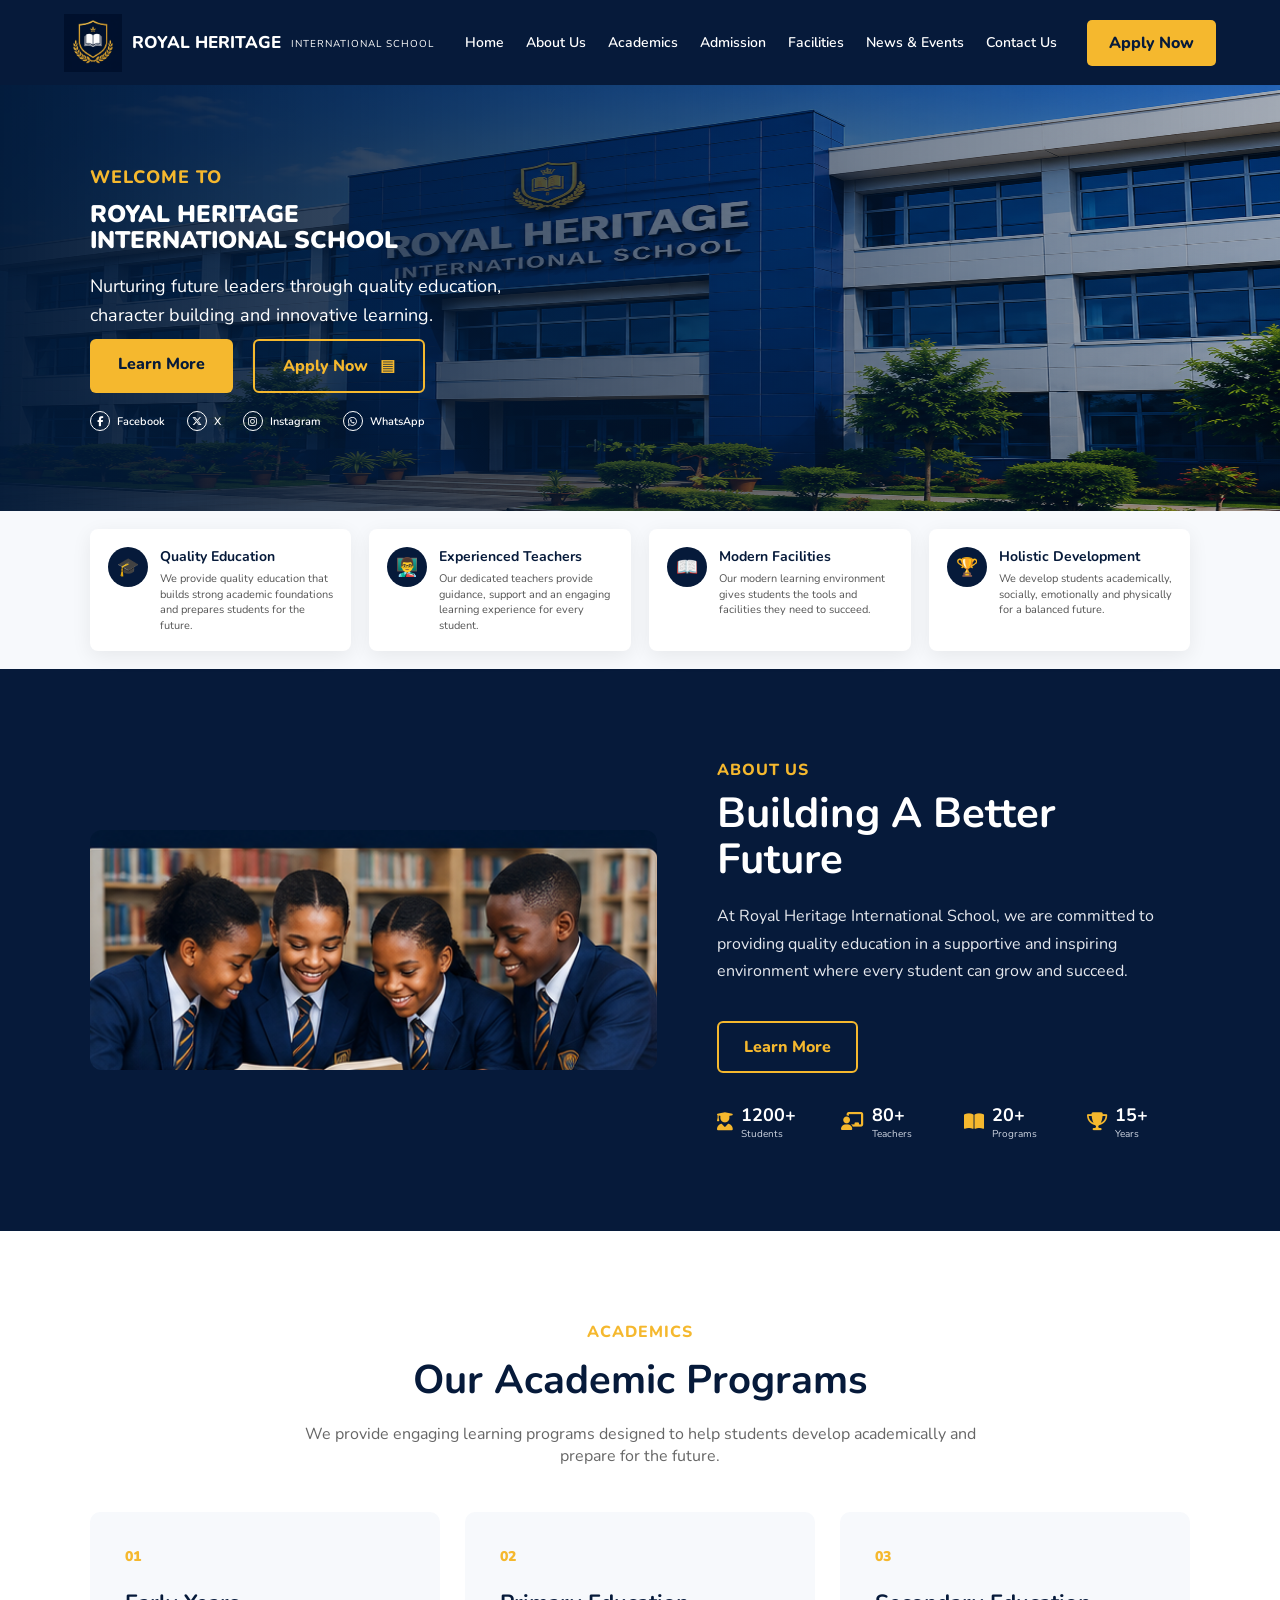
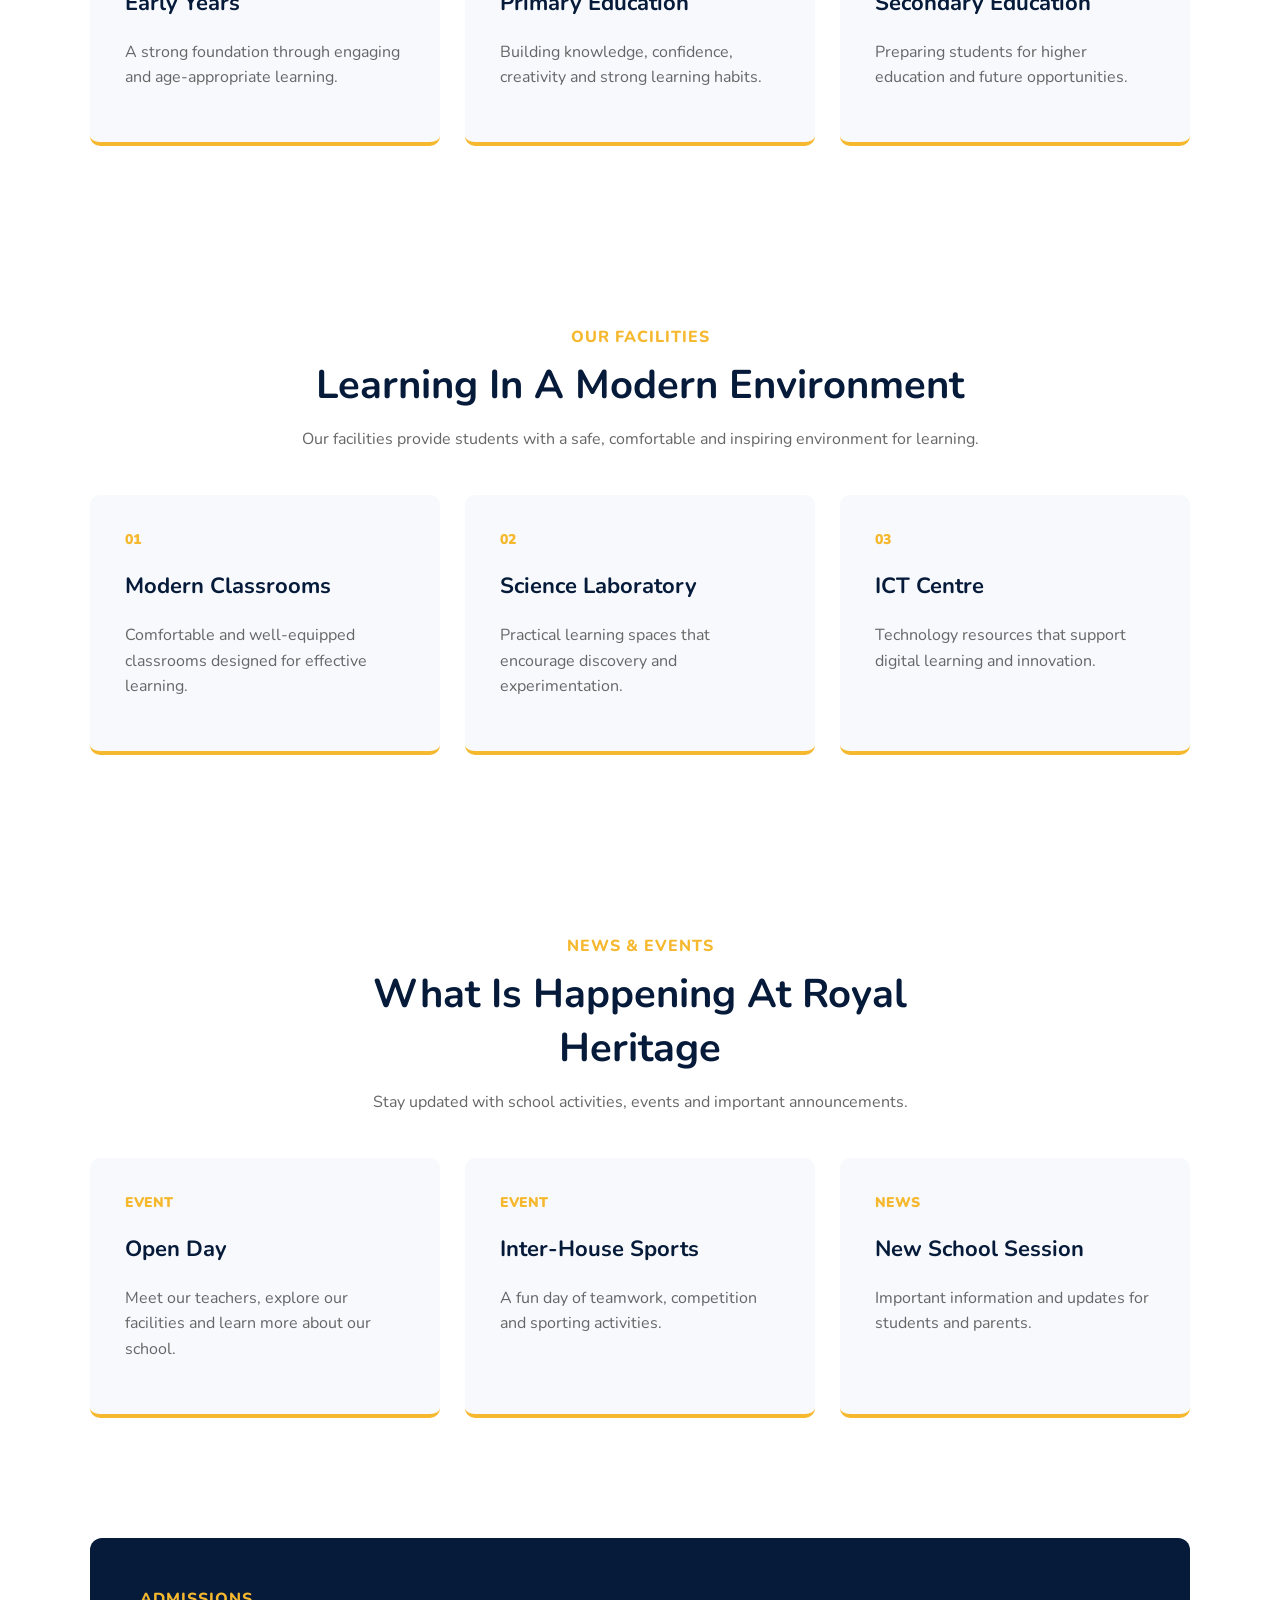
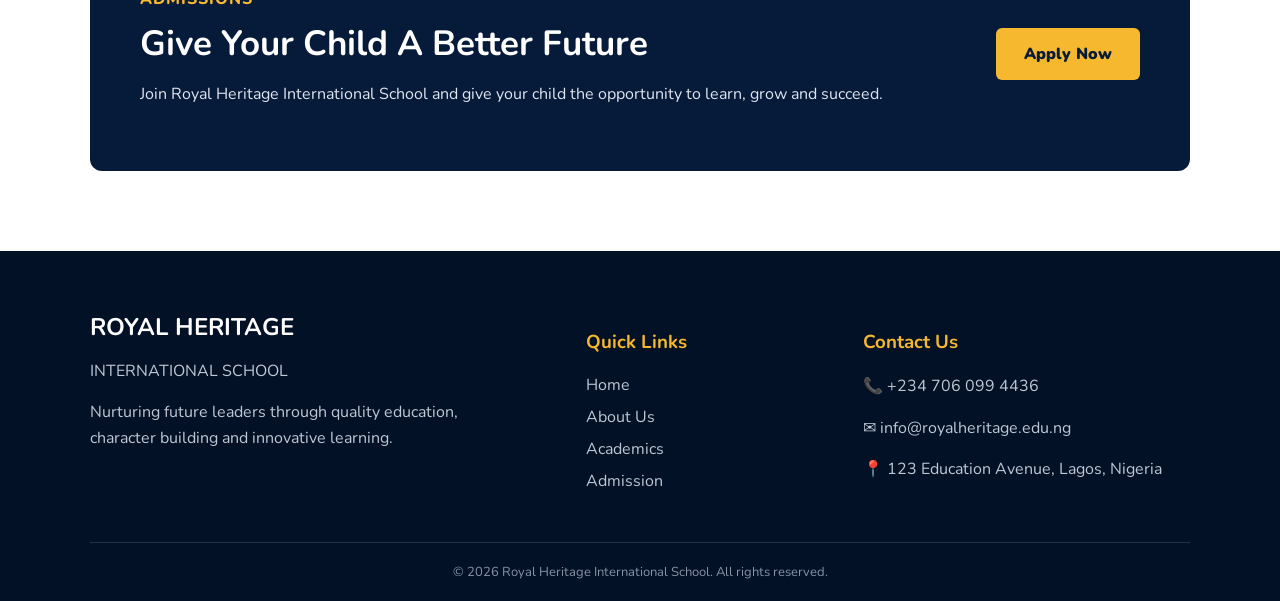
<file: index.html>
<html lang="en">
<head>
    <meta charset="UTF-8">
    <meta name="viewport" content="width=device-width, initial-scale=1.0">
    <title>Document</title>
    <link rel="stylesheet" href="./web.css">
    <link href="https://fonts.googleapis.com/css2?family=Nunito:ital,wght@0,200..1000;1,200..1000&display=swap" rel="stylesheet">
<link rel="stylesheet"
      href="https://cdnjs.cloudflare.com/ajax/libs/font-awesome/6.5.2/css/all.min.css">
</head>
<body>
    <header>
    <div class="container" id="home">
        <div class="school-name">
    <img src="./webimage1.png" alt="logo">
    <h2>ROYAL HERITAGE </h2> 
    <p>INTERNATIONAL SCHOOL</p>
        </div>
    </div>

    
    <nav>

    <a href="#home">Home</a>
    <a href="#about">About Us</a>
    <a href="#programs">Academics</a>
    <a href="#admission">Admission</a>
    <a href="#facilities">Facilities</a>
    <a href="#news">News & Events</a>
    <a href="#contact">Contact Us</a>

</nav>

<a href="./admission.html" class="apply">Apply Now</a>
    </header>
    <section class="hero">
    <div class="intro">
        <p class="welcome">WELCOME TO</p>
<h1> ROYAL HERITAGE <br> INTERNATIONAL SCHOOL</h1>
<p>Nurturing future leaders through quality education, <br> character building and innovative learning.</p>
</div>
<div class="intro-buttons">
    <a href="#about" class="learn-more">Learn More</a>
    <a href="./admission.html" class="intro-apply">Apply Now <span>▤</span></a>
</div>
  <!-- SOCIAL MEDIA -->
<div class="social-links">

    <a href="#" aria-label="Facebook">
        <i class="fa-brands fa-facebook-f"></i>
        Facebook
    </a>

    <a href="#" aria-label="X">
        <i class="fa-brands fa-x-twitter"></i>
        X
    </a>

    <a href="#" aria-label="Instagram">
        <i class="fa-brands fa-instagram"></i>
        Instagram
    </a>

    <a href="#" aria-label="WhatsApp">
        <i class="fa-brands fa-whatsapp"></i>
        WhatsApp
    </a>

</div>
    </section>

<!-- FEATURES -->
<section class="features">

    <div class="feature-card">

        <div class="feature-icon">🎓</div>

        <div>
            <h3>Quality Education</h3>

            <p>
                We provide quality education that builds strong
                academic foundations and prepares students for the future.
            </p>
        </div>

    </div>


    <div class="feature-card">

        <div class="feature-icon">👨‍🏫</div>

        <div>
            <h3>Experienced Teachers</h3>

            <p>
                Our dedicated teachers provide guidance, support and
                an engaging learning experience for every student.
            </p>
        </div>

    </div>


    <div class="feature-card">

        <div class="feature-icon">📖</div>

        <div>
            <h3>Modern Facilities</h3>

            <p>
                Our modern learning environment gives students
                the tools and facilities they need to succeed.
            </p>
        </div>

    </div>


    <div class="feature-card">

        <div class="feature-icon">🏆</div>

        <div>
            <h3>Holistic Development</h3>

            <p>
                We develop students academically, socially,
                emotionally and physically for a balanced future.
            </p>
        </div>

    </div>
    </section>
<!-- ABOUT -->
<section class="about" id="about">

    <div class="about-image">
        <img src="./webimage3.png" alt="Royal Heritage students">
    </div>

    <div class="about-content">

        <p class="section-label">ABOUT US</p>

        <h2>Building A Better Future</h2>

        <p>
            At Royal Heritage International School, we are committed to
            providing quality education in a supportive and inspiring
            environment where every student can grow and succeed.
        </p>

        <a href="#" class="about-button">Learn More</a>

        <div class="about-stats">

            <div class="stat">
                <i class="fa-solid fa-user-graduate"></i>
                <div>
                    <strong>1200+</strong>
                    <span>Students</span>
                </div>
            </div>

            <div class="stat">
                <i class="fa-solid fa-chalkboard-user"></i>
                <div>
                    <strong>80+</strong>
                    <span>Teachers</span>
                </div>
            </div>

            <div class="stat">
                <i class="fa-solid fa-book-open"></i>
                <div>
                    <strong>20+</strong>
                    <span>Programs</span>
                </div>
            </div>

            <div class="stat">
                <i class="fa-solid fa-trophy"></i>
                <div>
                    <strong>15+</strong>
                    <span>Years</span>
                </div>
            </div>

        </div>

    </div>

</section>
<!-- =========================
     ACADEMICS / PROGRAMS
========================= -->

<section class="programs" id="programs">


    <div class="section-heading">

        <p class="section-label">
            ACADEMICS
        </p>


        <h2>
            Our Academic Programs
        </h2>


        <p>
            We provide engaging learning programs designed to help
            students develop academically and prepare for the future.
        </p>

    </div>



    <div class="program-grid">


        <div class="program-card">

            <span>
                01
            </span>

            <h3>
                Early Years
            </h3>

            <p>
                A strong foundation through engaging and
                age-appropriate learning.
            </p>

        </div>



        <div class="program-card">

            <span>
                02
            </span>

            <h3>
                Primary Education
            </h3>

            <p>
                Building knowledge, confidence, creativity
                and strong learning habits.
            </p>

        </div>



        <div class="program-card">

            <span>
                03
            </span>

            <h3>
                Secondary Education
            </h3>

            <p>
                Preparing students for higher education
                and future opportunities.
            </p>

        </div>


    </div>


</section>



<!-- =========================
     FACILITIES
========================= -->

<section class="programs" id="facilities">


    <div class="section-heading">

        <p class="section-label">
            OUR FACILITIES
        </p>


        <h2>
            Learning In A Modern Environment
        </h2>


        <p>
            Our facilities provide students with a safe,
            comfortable and inspiring environment for learning.
        </p>

    </div>



    <div class="program-grid">


        <div class="program-card">

            <span>
                01
            </span>

            <h3>
                Modern Classrooms
            </h3>

            <p>
                Comfortable and well-equipped classrooms
                designed for effective learning.
            </p>

        </div>



        <div class="program-card">

            <span>
                02
            </span>

            <h3>
                Science Laboratory
            </h3>

            <p>
                Practical learning spaces that encourage
                discovery and experimentation.
            </p>

        </div>



        <div class="program-card">

            <span>
                03
            </span>

            <h3>
                ICT Centre
            </h3>

            <p>
                Technology resources that support digital
                learning and innovation.
            </p>

        </div>


    </div>


</section>



<!-- =========================
     NEWS & EVENTS
========================= -->

<section class="programs" id="news">


    <div class="section-heading">

        <p class="section-label">
            NEWS & EVENTS
        </p>


        <h2>
            What Is Happening At Royal Heritage
        </h2>


        <p>
            Stay updated with school activities, events
            and important announcements.
        </p>

    </div>



    <div class="program-grid">


        <div class="program-card">

            <span>
                EVENT
            </span>

            <h3>
                Open Day
            </h3>

            <p>
                Meet our teachers, explore our facilities
                and learn more about our school.
            </p>

        </div>



        <div class="program-card">

            <span>
                EVENT
            </span>

            <h3>
                Inter-House Sports
            </h3>

            <p>
                A fun day of teamwork, competition
                and sporting activities.
            </p>

        </div>



        <div class="program-card">

            <span>
                NEWS
            </span>

            <h3>
                New School Session
            </h3>

            <p>
                Important information and updates
                for students and parents.
            </p>

        </div>


    </div>


</section>



<!-- =========================
     ADMISSION
========================= -->

<section class="admission" id="admission">


    <div>

        <p class="section-label">
            ADMISSIONS
        </p>


        <h2>
            Give Your Child A Better Future
        </h2>


        <p>
            Join Royal Heritage International School and give your
            child the opportunity to learn, grow and succeed.
        </p>

    </div>


    <a href="./admission.html">
        Apply Now
    </a>


</section>

<!-- FOOTER -->
<footer id="contact">

    <div class="footer-content">

        <div>
            <h2>ROYAL HERITAGE</h2>

            <p>
                INTERNATIONAL SCHOOL
            </p>

            <p>
                Nurturing future leaders through quality education,
                character building and innovative learning.
            </p>
        </div>

        <div>
            <h3>Quick Links</h3>

            <a href="#home">Home</a>
            <a href="#about">About Us</a>
            <a href="#programs">Academics</a>
            <a href="#admission">Admission</a>
        </div>

        <div>
            <h3>Contact Us</h3>

            <p>📞 +234 706 099 4436</p>
            <p>✉ info@royalheritage.edu.ng</p>
            <p>📍 123 Education Avenue, Lagos, Nigeria  </p>
        </div>

    </div>

    <div class="copyright">
        <p>
            © 2026 Royal Heritage International School. All rights reserved.
        </p>
    </div>

</footer>
</body>
</html>
</file>
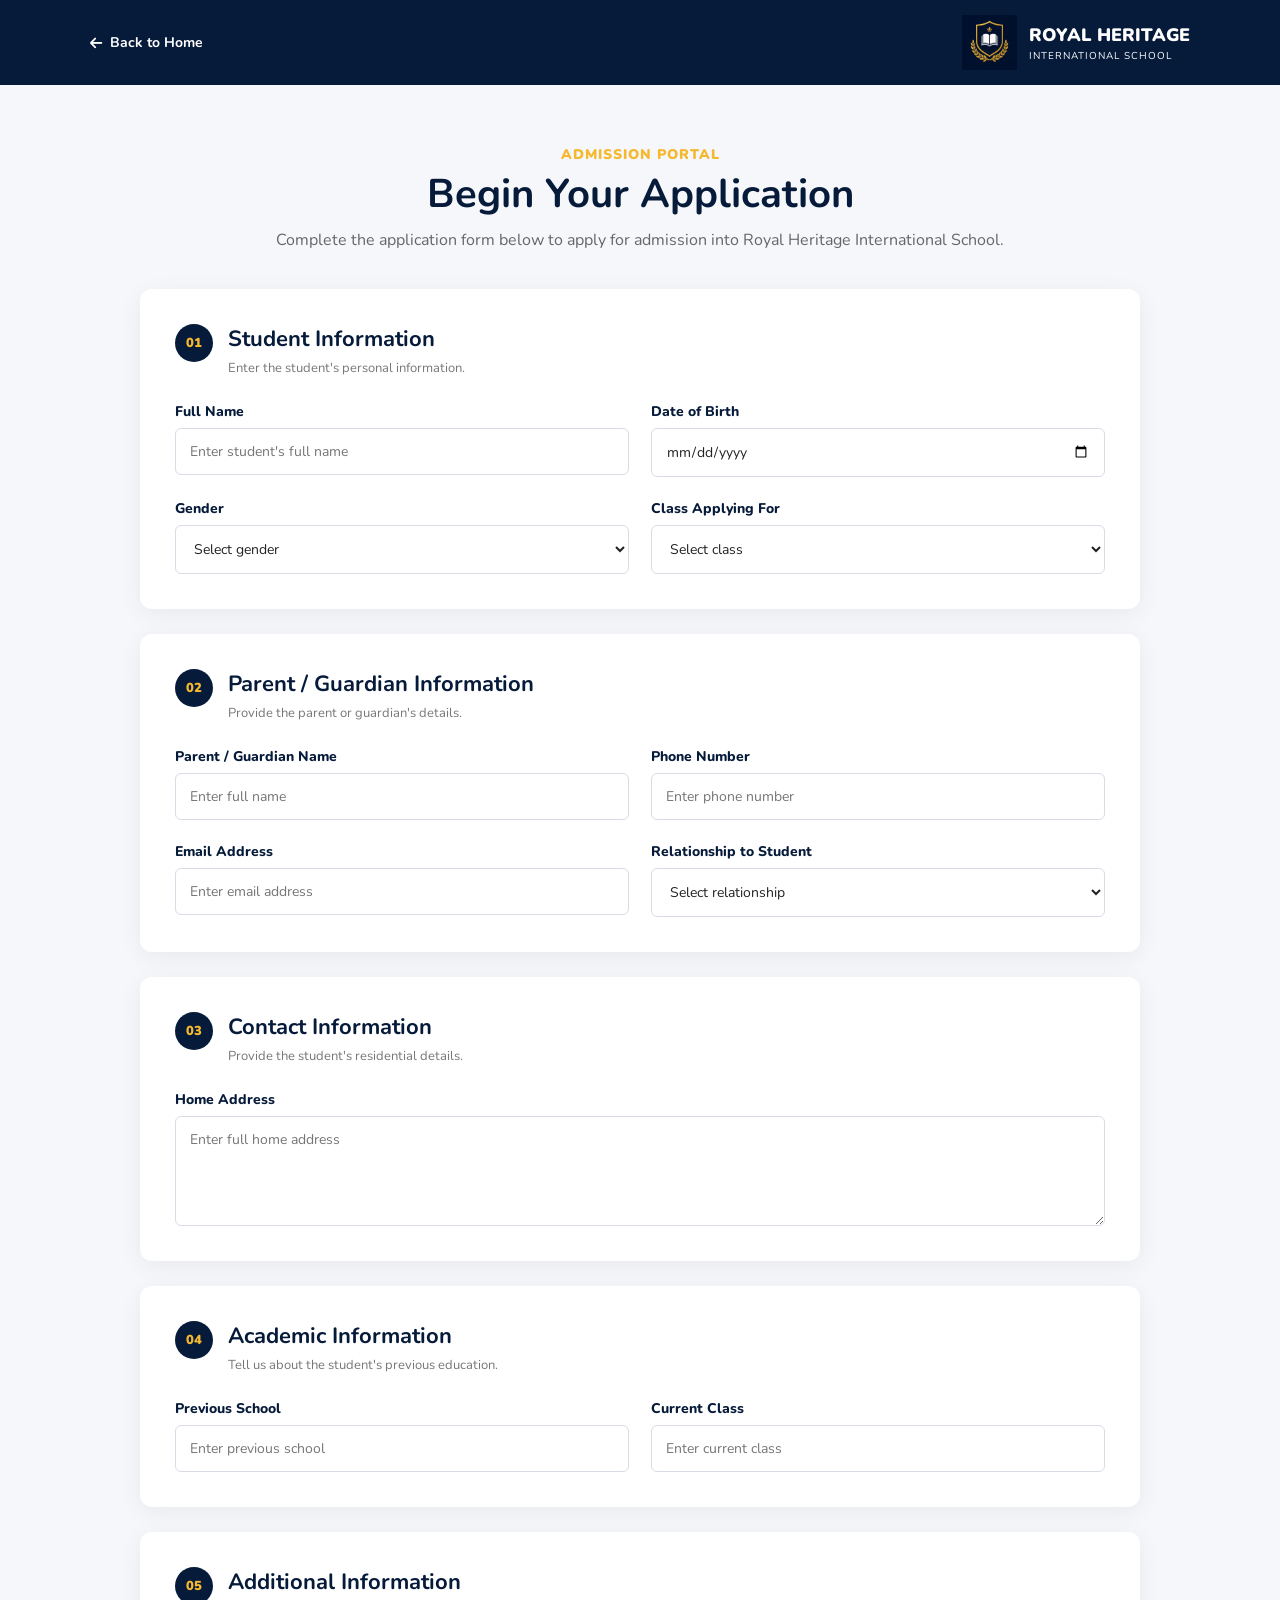
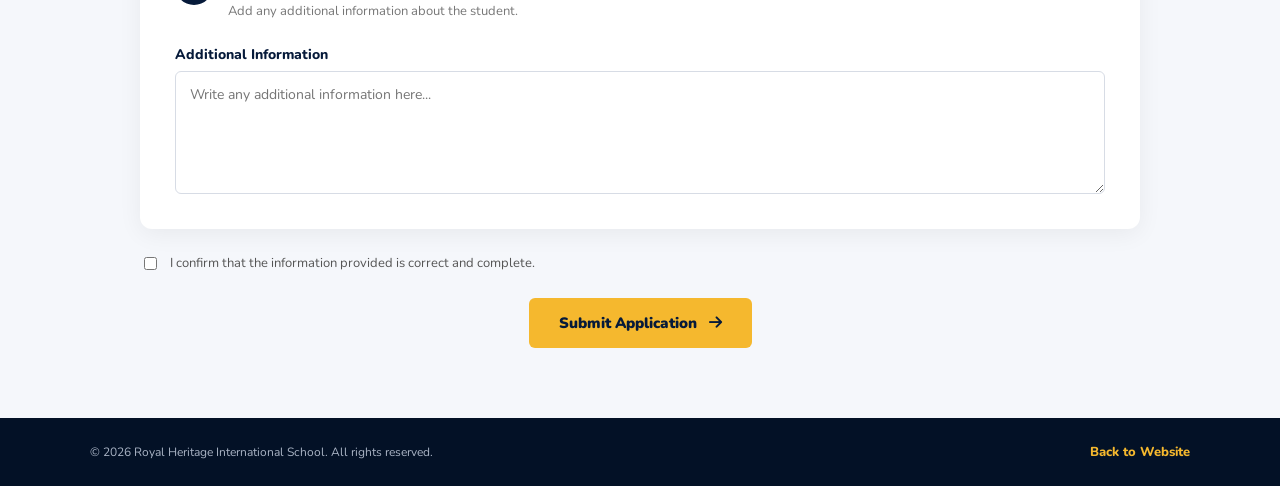
<file: admission.html>
<!DOCTYPE html>
<html lang="en">

<head>

    <meta charset="UTF-8">

    <meta name="viewport" content="width=device-width, initial-scale=1.0">

    <title>Admission Portal - Royal Heritage International School</title>

    <link rel="stylesheet" href="./admission.css">

    <link
        href="https://fonts.googleapis.com/css2?family=Nunito:ital,wght@0,200..1000;1,200..1000&display=swap"
        rel="stylesheet"
    >

    <link
        rel="stylesheet"
        href="https://cdnjs.cloudflare.com/ajax/libs/font-awesome/6.5.2/css/all.min.css"
    >

</head>


<body>

    <!-- =========================
         ADMISSION HEADER
    ========================= -->

    <header class="admission-header">

        <a href="./web2.html" class="back-home">
            <i class="fa-solid fa-arrow-left"></i>
            Back to Home
        </a>

        <div class="admission-title">

            <img
                src="./webimage1.png"
                alt="Royal Heritage International School Logo"
            >

            <div>

                <h1>
                    ROYAL HERITAGE
                </h1>

                <p>
                    INTERNATIONAL SCHOOL
                </p>

            </div>

        </div>

    </header>


    <!-- =========================
         ADMISSION INTRO
    ========================= -->

    <section class="admission-intro">

        <p class="section-label">
            ADMISSION PORTAL
        </p>

        <h2>
            Begin Your Application
        </h2>

        <p>
            Complete the application form below to apply for admission
            into Royal Heritage International School.
        </p>

    </section>


    <!-- =========================
         ADMISSION FORM
    ========================= -->

    <main class="admission-container">

        <form action="#" method="post">


            <!-- STUDENT INFORMATION -->

            <section class="form-section">

                <div class="form-heading">

                    <span>01</span>

                    <div>
                        <h3>Student Information</h3>

                        <p>
                            Enter the student's personal information.
                        </p>
                    </div>

                </div>


                <div class="form-grid">

                    <div class="form-group">

                        <label for="student-name">
                            Full Name
                        </label>

                        <input
                            type="text"
                            id="student-name"
                            name="student_name"
                            placeholder="Enter student's full name"
                            required
                        >

                    </div>


                    <div class="form-group">

                        <label for="dob">
                            Date of Birth
                        </label>

                        <input
                            type="date"
                            id="dob"
                            name="date_of_birth"
                            required
                        >

                    </div>


                    <div class="form-group">

                        <label for="gender">
                            Gender
                        </label>

                        <select
                            id="gender"
                            name="gender"
                            required
                        >

                            <option value="">
                                Select gender
                            </option>

                            <option value="male">
                                Male
                            </option>

                            <option value="female">
                                Female
                            </option>

                        </select>

                    </div>


                    <div class="form-group">

                        <label for="class">
                            Class Applying For
                        </label>

                        <select
                            id="class"
                            name="class_applying"
                            required
                        >

                            <option value="">
                                Select class
                            </option>

                            <option value="creche">
                                Creche
                            </option>

                            <option value="nursery">
                                Nursery
                            </option>

                            <option value="primary">
                                Primary
                            </option>

                            <option value="secondary">
                                Secondary
                            </option>

                        </select>

                    </div>

                </div>

            </section>



            <!-- PARENT / GUARDIAN INFORMATION -->

            <section class="form-section">

                <div class="form-heading">

                    <span>02</span>

                    <div>
                        <h3>Parent / Guardian Information</h3>

                        <p>
                            Provide the parent or guardian's details.
                        </p>
                    </div>

                </div>


                <div class="form-grid">

                    <div class="form-group">

                        <label for="parent-name">
                            Parent / Guardian Name
                        </label>

                        <input
                            type="text"
                            id="parent-name"
                            name="parent_name"
                            placeholder="Enter full name"
                            required
                        >

                    </div>


                    <div class="form-group">

                        <label for="parent-phone">
                            Phone Number
                        </label>

                        <input
                            type="tel"
                            id="parent-phone"
                            name="parent_phone"
                            placeholder="Enter phone number"
                            required
                        >

                    </div>


                    <div class="form-group">

                        <label for="parent-email">
                            Email Address
                        </label>

                        <input
                            type="email"
                            id="parent-email"
                            name="parent_email"
                            placeholder="Enter email address"
                            required
                        >

                    </div>


                    <div class="form-group">

                        <label for="relationship">
                            Relationship to Student
                        </label>

                        <select
                            id="relationship"
                            name="relationship"
                            required
                        >

                            <option value="">
                                Select relationship
                            </option>

                            <option value="father">
                                Father
                            </option>

                            <option value="mother">
                                Mother
                            </option>

                            <option value="guardian">
                                Guardian
                            </option>

                        </select>

                    </div>

                </div>

            </section>



            <!-- ADDRESS INFORMATION -->

            <section class="form-section">

                <div class="form-heading">

                    <span>03</span>

                    <div>
                        <h3>Contact Information</h3>

                        <p>
                            Provide the student's residential details.
                        </p>
                    </div>

                </div>


                <div class="form-grid">

                    <div class="form-group full-width">

                        <label for="address">
                            Home Address
                        </label>

                        <textarea
                            id="address"
                            name="address"
                            rows="4"
                            placeholder="Enter full home address"
                            required
                        ></textarea>

                    </div>

                </div>

            </section>



            <!-- PREVIOUS SCHOOL -->

            <section class="form-section">

                <div class="form-heading">

                    <span>04</span>

                    <div>
                        <h3>Academic Information</h3>

                        <p>
                            Tell us about the student's previous education.
                        </p>
                    </div>

                </div>


                <div class="form-grid">

                    <div class="form-group">

                        <label for="previous-school">
                            Previous School
                        </label>

                        <input
                            type="text"
                            id="previous-school"
                            name="previous_school"
                            placeholder="Enter previous school"
                        >

                    </div>


                    <div class="form-group">

                        <label for="current-class">
                            Current Class
                        </label>

                        <input
                            type="text"
                            id="current-class"
                            name="current_class"
                            placeholder="Enter current class"
                        >

                    </div>

                </div>

            </section>



            <!-- ADDITIONAL INFORMATION -->

            <section class="form-section">

                <div class="form-heading">

                    <span>05</span>

                    <div>
                        <h3>Additional Information</h3>

                        <p>
                            Add any additional information about the student.
                        </p>
                    </div>

                </div>


                <div class="form-grid">

                    <div class="form-group full-width">

                        <label for="message">
                            Additional Information
                        </label>

                        <textarea
                            id="message"
                            name="message"
                            rows="5"
                            placeholder="Write any additional information here..."
                        ></textarea>

                    </div>

                </div>

            </section>



            <!-- TERMS -->

            <div class="form-agreement">

                <label>

                    <input
                        type="checkbox"
                        name="agreement"
                        required
                    >

                    <span>
                        I confirm that the information provided is correct
                        and complete.
                    </span>

                </label>

            </div>



            <!-- SUBMIT -->

            <div class="form-submit">

                <button type="submit">

                    Submit Application

                    <i class="fa-solid fa-arrow-right"></i>

                </button>

            </div>


        </form>

    </main>


    <!-- =========================
         FOOTER
    ========================= -->

    <footer class="admission-footer">

        <p>
            © 2026 Royal Heritage International School.
            All rights reserved.
        </p>

        <a href="./web2.html">
            Back to Website
        </a>

    </footer>


</body>

</html>
</file>
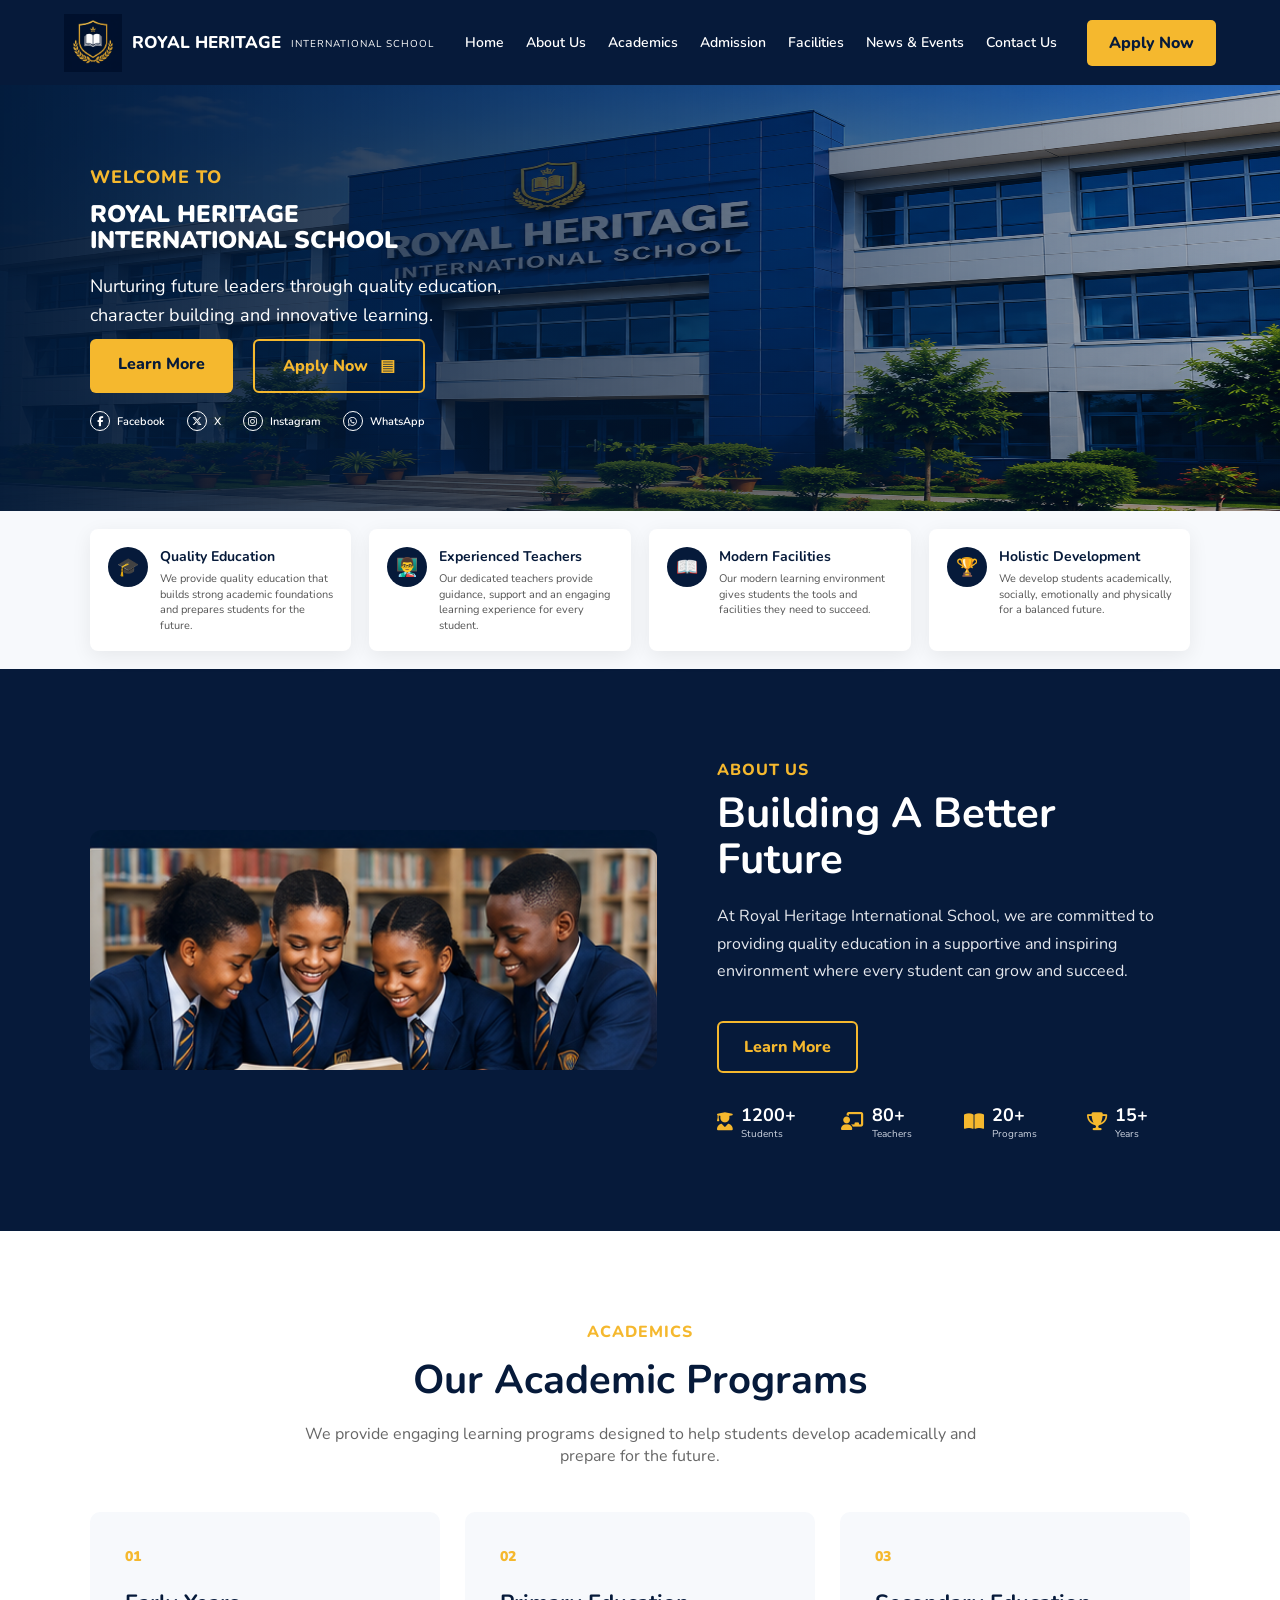
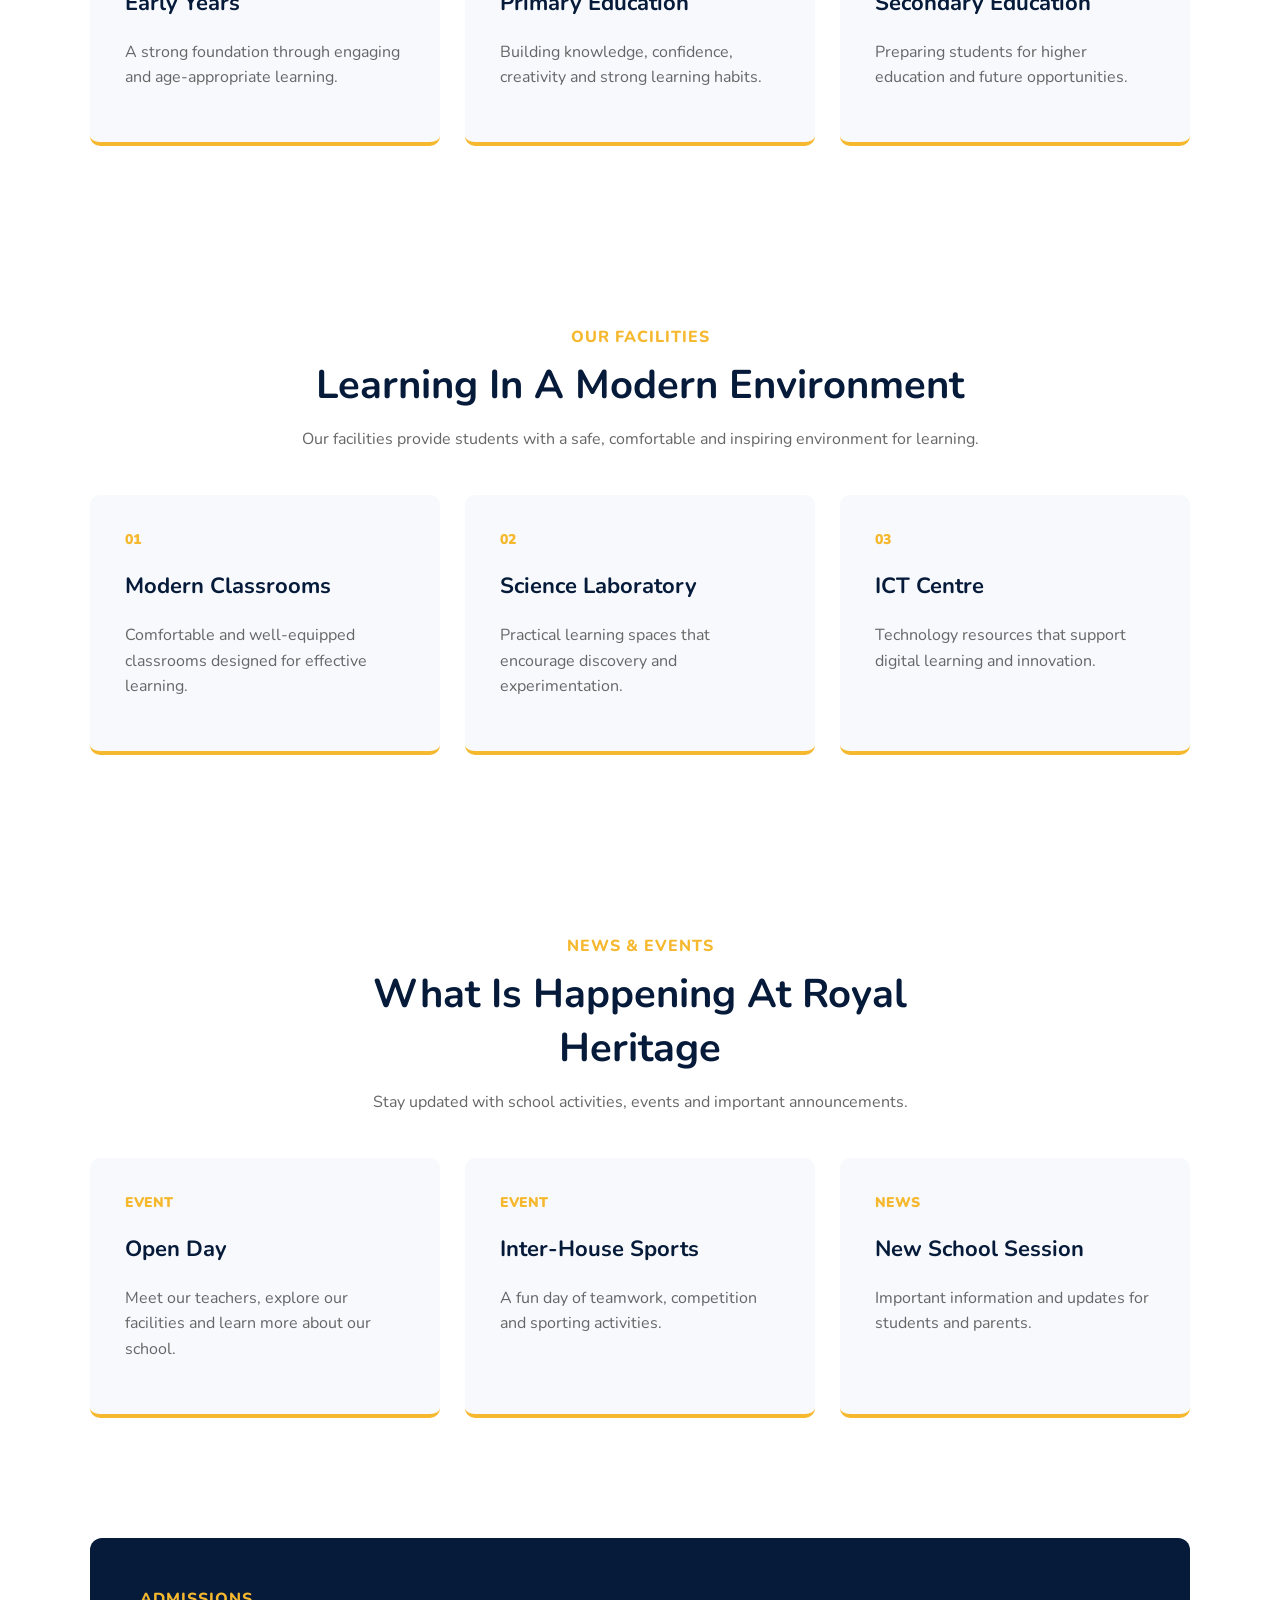
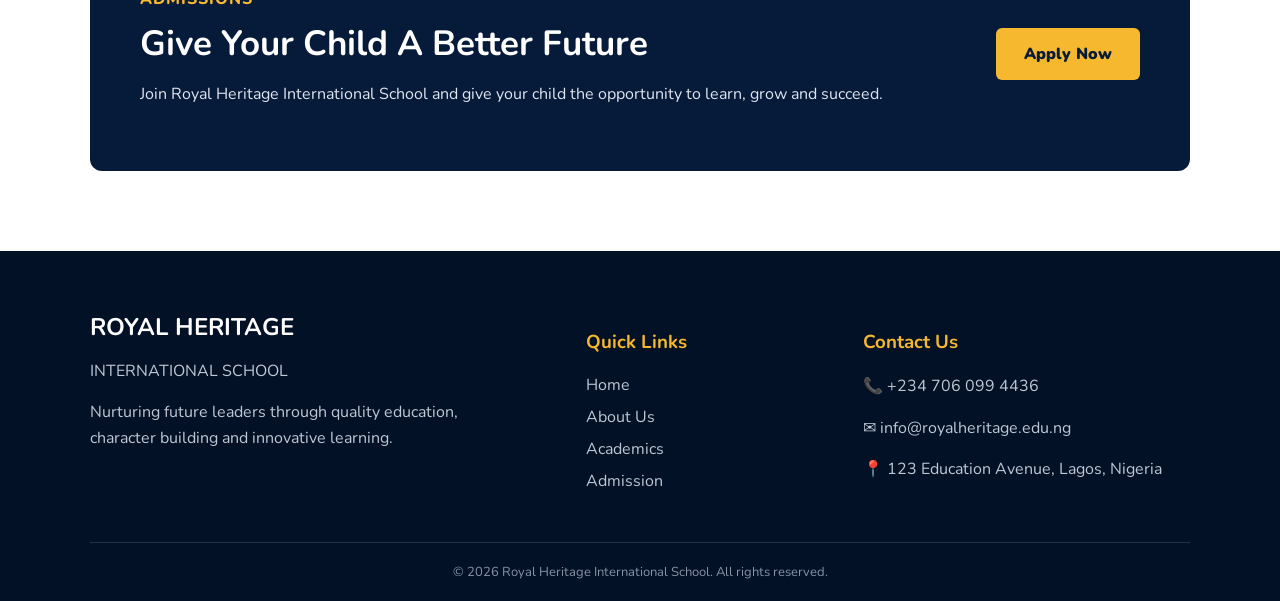
<file: web2.html>
<html lang="en">
<head>
    <meta charset="UTF-8">
    <meta name="viewport" content="width=device-width, initial-scale=1.0">
    <title>Document</title>
    <link rel="stylesheet" href="./web.css">
    <link href="https://fonts.googleapis.com/css2?family=Nunito:ital,wght@0,200..1000;1,200..1000&display=swap" rel="stylesheet">
<link rel="stylesheet"
      href="https://cdnjs.cloudflare.com/ajax/libs/font-awesome/6.5.2/css/all.min.css">
</head>
<body>
    <header>
    <div class="container" id="home">
        <div class="school-name">
    <img src="./webimage1.png" alt="logo">
    <h2>ROYAL HERITAGE </h2> 
    <p>INTERNATIONAL SCHOOL</p>
        </div>
    </div>

    
    <nav>

    <a href="#home">Home</a>
    <a href="#about">About Us</a>
    <a href="#programs">Academics</a>
    <a href="#admission">Admission</a>
    <a href="#facilities">Facilities</a>
    <a href="#news">News & Events</a>
    <a href="#contact">Contact Us</a>

</nav>

<a href="./admission.html" class="apply">Apply Now</a>
    </header>
    <section class="hero">
    <div class="intro">
        <p class="welcome">WELCOME TO</p>
<h1> ROYAL HERITAGE <br> INTERNATIONAL SCHOOL</h1>
<p>Nurturing future leaders through quality education, <br> character building and innovative learning.</p>
</div>
<div class="intro-buttons">
    <a href="#about" class="learn-more">Learn More</a>
    <a href="./admission.html" class="intro-apply">Apply Now <span>▤</span></a>
</div>
  <!-- SOCIAL MEDIA -->
<div class="social-links">

    <a href="#" aria-label="Facebook">
        <i class="fa-brands fa-facebook-f"></i>
        Facebook
    </a>

    <a href="#" aria-label="X">
        <i class="fa-brands fa-x-twitter"></i>
        X
    </a>

    <a href="#" aria-label="Instagram">
        <i class="fa-brands fa-instagram"></i>
        Instagram
    </a>

    <a href="#" aria-label="WhatsApp">
        <i class="fa-brands fa-whatsapp"></i>
        WhatsApp
    </a>

</div>
    </section>

<!-- FEATURES -->
<section class="features">

    <div class="feature-card">

        <div class="feature-icon">🎓</div>

        <div>
            <h3>Quality Education</h3>

            <p>
                We provide quality education that builds strong
                academic foundations and prepares students for the future.
            </p>
        </div>

    </div>


    <div class="feature-card">

        <div class="feature-icon">👨‍🏫</div>

        <div>
            <h3>Experienced Teachers</h3>

            <p>
                Our dedicated teachers provide guidance, support and
                an engaging learning experience for every student.
            </p>
        </div>

    </div>


    <div class="feature-card">

        <div class="feature-icon">📖</div>

        <div>
            <h3>Modern Facilities</h3>

            <p>
                Our modern learning environment gives students
                the tools and facilities they need to succeed.
            </p>
        </div>

    </div>


    <div class="feature-card">

        <div class="feature-icon">🏆</div>

        <div>
            <h3>Holistic Development</h3>

            <p>
                We develop students academically, socially,
                emotionally and physically for a balanced future.
            </p>
        </div>

    </div>
    </section>
<!-- ABOUT -->
<section class="about" id="about">

    <div class="about-image">
        <img src="./webimage3.png" alt="Royal Heritage students">
    </div>

    <div class="about-content">

        <p class="section-label">ABOUT US</p>

        <h2>Building A Better Future</h2>

        <p>
            At Royal Heritage International School, we are committed to
            providing quality education in a supportive and inspiring
            environment where every student can grow and succeed.
        </p>

        <a href="#" class="about-button">Learn More</a>

        <div class="about-stats">

            <div class="stat">
                <i class="fa-solid fa-user-graduate"></i>
                <div>
                    <strong>1200+</strong>
                    <span>Students</span>
                </div>
            </div>

            <div class="stat">
                <i class="fa-solid fa-chalkboard-user"></i>
                <div>
                    <strong>80+</strong>
                    <span>Teachers</span>
                </div>
            </div>

            <div class="stat">
                <i class="fa-solid fa-book-open"></i>
                <div>
                    <strong>20+</strong>
                    <span>Programs</span>
                </div>
            </div>

            <div class="stat">
                <i class="fa-solid fa-trophy"></i>
                <div>
                    <strong>15+</strong>
                    <span>Years</span>
                </div>
            </div>

        </div>

    </div>

</section>
<!-- =========================
     ACADEMICS / PROGRAMS
========================= -->

<section class="programs" id="programs">


    <div class="section-heading">

        <p class="section-label">
            ACADEMICS
        </p>


        <h2>
            Our Academic Programs
        </h2>


        <p>
            We provide engaging learning programs designed to help
            students develop academically and prepare for the future.
        </p>

    </div>



    <div class="program-grid">


        <div class="program-card">

            <span>
                01
            </span>

            <h3>
                Early Years
            </h3>

            <p>
                A strong foundation through engaging and
                age-appropriate learning.
            </p>

        </div>



        <div class="program-card">

            <span>
                02
            </span>

            <h3>
                Primary Education
            </h3>

            <p>
                Building knowledge, confidence, creativity
                and strong learning habits.
            </p>

        </div>



        <div class="program-card">

            <span>
                03
            </span>

            <h3>
                Secondary Education
            </h3>

            <p>
                Preparing students for higher education
                and future opportunities.
            </p>

        </div>


    </div>


</section>



<!-- =========================
     FACILITIES
========================= -->

<section class="programs" id="facilities">


    <div class="section-heading">

        <p class="section-label">
            OUR FACILITIES
        </p>


        <h2>
            Learning In A Modern Environment
        </h2>


        <p>
            Our facilities provide students with a safe,
            comfortable and inspiring environment for learning.
        </p>

    </div>



    <div class="program-grid">


        <div class="program-card">

            <span>
                01
            </span>

            <h3>
                Modern Classrooms
            </h3>

            <p>
                Comfortable and well-equipped classrooms
                designed for effective learning.
            </p>

        </div>



        <div class="program-card">

            <span>
                02
            </span>

            <h3>
                Science Laboratory
            </h3>

            <p>
                Practical learning spaces that encourage
                discovery and experimentation.
            </p>

        </div>



        <div class="program-card">

            <span>
                03
            </span>

            <h3>
                ICT Centre
            </h3>

            <p>
                Technology resources that support digital
                learning and innovation.
            </p>

        </div>


    </div>


</section>



<!-- =========================
     NEWS & EVENTS
========================= -->

<section class="programs" id="news">


    <div class="section-heading">

        <p class="section-label">
            NEWS & EVENTS
        </p>


        <h2>
            What Is Happening At Royal Heritage
        </h2>


        <p>
            Stay updated with school activities, events
            and important announcements.
        </p>

    </div>



    <div class="program-grid">


        <div class="program-card">

            <span>
                EVENT
            </span>

            <h3>
                Open Day
            </h3>

            <p>
                Meet our teachers, explore our facilities
                and learn more about our school.
            </p>

        </div>



        <div class="program-card">

            <span>
                EVENT
            </span>

            <h3>
                Inter-House Sports
            </h3>

            <p>
                A fun day of teamwork, competition
                and sporting activities.
            </p>

        </div>



        <div class="program-card">

            <span>
                NEWS
            </span>

            <h3>
                New School Session
            </h3>

            <p>
                Important information and updates
                for students and parents.
            </p>

        </div>


    </div>


</section>



<!-- =========================
     ADMISSION
========================= -->

<section class="admission" id="admission">


    <div>

        <p class="section-label">
            ADMISSIONS
        </p>


        <h2>
            Give Your Child A Better Future
        </h2>


        <p>
            Join Royal Heritage International School and give your
            child the opportunity to learn, grow and succeed.
        </p>

    </div>


    <a href="./admission.html">
        Apply Now
    </a>


</section>

<!-- FOOTER -->
<footer id="contact">

    <div class="footer-content">

        <div>
            <h2>ROYAL HERITAGE</h2>

            <p>
                INTERNATIONAL SCHOOL
            </p>

            <p>
                Nurturing future leaders through quality education,
                character building and innovative learning.
            </p>
        </div>

        <div>
            <h3>Quick Links</h3>

            <a href="#home">Home</a>
            <a href="#about">About Us</a>
            <a href="#programs">Academics</a>
            <a href="#admission">Admission</a>
        </div>

        <div>
            <h3>Contact Us</h3>

            <p>📞 +234 706 099 4436</p>
            <p>✉ info@royalheritage.edu.ng</p>
            <p>📍 123 Education Avenue, Lagos, Nigeria  </p>
        </div>

    </div>

    <div class="copyright">
        <p>
            © 2026 Royal Heritage International School. All rights reserved.
        </p>
    </div>

</footer>
</body>
</html>
</file>
<file: web.css>
/* =========================
   GENERAL
========================= */

* {
    box-sizing: border-box;
}

html {
    scroll-behavior: smooth;
}

body {
    margin: 0;
    font-family: "Nunito", sans-serif;
    background: #ffffff;
    color: #111;
}

a {
    text-decoration: none;
}


/* =========================
   HEADER
========================= */

header {
    min-height: 85px;
    padding: 12px 5%;
    background: #061a3a;

    display: flex;
    align-items: center;
    gap: 30px;

    position: relative;
    z-index: 10;
}


/* =========================
   SCHOOL NAME
========================= */

.container {
    flex-shrink: 0;
}

.school-name {
    display: flex;
    align-items: center;
    gap: 10px;
}

.school-name img {
    width: 58px;
    height: 58px;
    object-fit: contain;
}

.school-name h2 {
    margin: 0;
    color: white;
    font-size: 17px;
    font-weight: 800;
}

.school-name p {
    margin: 2px 0 0;
    color: white;
    font-size: 10px;
    letter-spacing: 1px;
}


/* =========================
   NAVIGATION
========================= */

nav {
    flex: 1;

    display: flex;
    justify-content: center;
    align-items: center;

    gap: 22px;
}

nav a {
    color: white;
    font-size: 14px;
    font-weight: 600;

    transition: 0.3s;
}

nav a:hover {
    color: #f5b82e;
}


/* =========================
   APPLY BUTTON
========================= */

.apply {
    background: #f5b82e;
    color: #061a3a;

    padding: 12px 22px;

    border-radius: 5px;

    font-weight: 800;

    white-space: nowrap;

    transition: 0.3s;
}

.apply:hover {
    background: white;
    color: #061a3a;
}


/* =========================
   HERO
========================= */

.hero {
    min-height: 420px;

    background:
        linear-gradient(
            90deg,
            rgba(2, 25, 55, 0.97),
            rgba(2, 25, 55, 0.35)
        ),
        url("./webimage2.png");

    background-size: 100% 100%;
    background-position: center;

    display: flex;
    flex-direction: column;
    justify-content: center;

    padding: 80px 7%;
}


/* =========================
   HERO TEXT
========================= */

.intro {
    color: white;
}

.welcome {
    margin: 0 0 12px;

    color: #f5b82e;

    font-size: 18px;
    font-weight: 800;
    letter-spacing: 1px;
}

.intro h1 {
    margin: 0 0 18px;

    color: white;

    font-size: clamp(3opx, 4vw, 45px);

    line-height: 1.1;

    font-weight: 900;
}

.intro > p:not(.welcome) {
    margin: 0;

    color: white;

    font-size: 18px;
    line-height: 1.6;
}


/* =========================
   HERO BUTTONS
========================= */

.intro-buttons {
    display: flex;
    gap: 20px;

    margin-top: 10px;
}

.learn-more,
.intro-apply {
    padding: 14px 28px;

    border-radius: 6px;

    font-weight: 800;

    transition: 0.3s;
}

.learn-more {
    background: #f5b82e;
    color: #061a3a;
}

.learn-more:hover {
    background: white;
}

.learn-more span {
    margin-left: 10px;
}

.intro-apply {
    border: 2px solid #f5b82e;
    color: #f5b82e;
}

.intro-apply:hover {
    background: #f5b82e;
    color: #061a3a;
}

.intro-apply span {
    margin-left: 8px;
}


/* =========================
   FEATURES
========================= */

.features {
    padding: 18px 7%;

    display: grid;
    grid-template-columns: repeat(4, 1fr);

    gap: 18px;

    background: #f7f9fc;
}

.feature-card {
    background: white;

    padding: 18px;

    display: flex;
    align-items: flex-start;
    gap: 12px;

    border-radius: 8px;

    box-shadow: 0 5px 20px rgba(0, 0, 0, 0.07);

    transition: 0.3s;
}
.feature-card:hover {
    transform: translateY(-5px);
}

.feature-icon {
    min-width: 40px;
    height: 40px;

    display: flex;
    align-items: center;
    justify-content: center;

    border-radius: 50%;

    background: #061a3a;
    color: #f5b82e;

    font-size: 18px;
}

.feature-card h3 {
    margin: 0 0 5px;

    color: #061a3a;
    font-size: 14px;
}

.feature-card p {
    margin: 0;

    color: #555;

    line-height: 1.4;
    font-size: 11px;
}


/* =========================
   ABOUT
========================= */

.about {
    padding: 90px 7%;

    background: #061a3a;

    color: white;

    display: grid;

    grid-template-columns: 1.2fr 1fr;

    gap: 60px;

    align-items: center;
}

.about-image img {
    width: 100%;

    display: block;

    border-radius: 12px;
}

.section-label {
    margin: 0 0 10px;

    color: #f5b82e;

    font-weight: 800;

    letter-spacing: 1px;
}

.about-content h2 {
    margin: 0 0 20px;

    font-size: 42px;

    line-height: 1.1;
}

.about-content p:not(.section-label) {
    color: #e5e8ee;

    line-height: 1.7;
}

.about-button {
    display: inline-block;

    margin-top: 20px;

    padding: 13px 25px;

    border: 2px solid #f5b82e;

    border-radius: 6px;

    color: #f5b82e;

    font-weight: 800;
}

.about-button:hover {
    background: #f5b82e;
    color: #061a3a;
}


/* =========================
   PROGRAMS
========================= */

.programs {
    padding: 90px 7%;

    background: #ffffff;
}

.section-heading {
    text-align: center;

    max-width: 700px;

    margin: 0 auto 45px;
}

.section-heading h2 {
    margin: 0 0 12px;

    font-size: 40px;

    color: #061a3a;
}

.section-heading > p:last-child {
    color: #666;
}


.program-grid {
    display: grid;

    grid-template-columns: repeat(3, 1fr);

    gap: 25px;
}

.program-card {
    padding: 35px;

    background: #f7f9fc;

    border-radius: 10px;

    border-bottom: 4px solid #f5b82e;

    transition: 0.3s;
}

.program-card:hover {
    transform: translateY(-6px);

    box-shadow: 0 10px 25px rgba(0, 0, 0, 0.08);
}

.program-card span {
    color: #f5b82e;

    font-size: 14px;

    font-weight: 900;
}

.program-card h3 {
    color: #061a3a;

    font-size: 22px;
}

.program-card p {
    color: #666;

    line-height: 1.6;
}


/* =========================
   ADMISSION CTA
========================= */

.admission {
    margin: 30px 7% 80px;

    padding: 50px;

    background: #061a3a;

    border-radius: 12px;

    display: flex;

    align-items: center;

    justify-content: space-between;

    gap: 30px;
}

.admission h2 {
    margin: 0 0 10px;

    color: white;

    font-size: 35px;
}

.admission p:not(.section-label) {
    color: #dfe5ef;
}

.admission > a {
    background: #f5b82e;

    color: #061a3a;

    padding: 15px 28px;

    border-radius: 6px;

    font-weight: 900;

    white-space: nowrap;
}


/* =========================
   FOOTER
========================= */

footer {
    background: #031126;

    color: white;

    padding: 60px 7% 20px;
}

.footer-content {
    display: grid;

    grid-template-columns: 2fr 1fr 1.5fr;

    gap: 60px;
}

.footer-content h2 {
    margin: 0;

    color: white;
}

.footer-content h3 {
    color: #f5b82e;
}

.footer-content p {
    color: #bfc7d4;

    line-height: 1.6;
}

.footer-content a {
    display: block;

    margin: 10px 0;

    color: #bfc7d4;
}

.footer-content a:hover {
    color: #f5b82e;
}

.copyright {
    margin-top: 40px;

    padding-top: 20px;

    border-top: 1px solid #24324a;

    text-align: center;
}

.copyright p {
    margin: 0;

    color: #8792a5;

    font-size: 13px;
}


/* =========================
   MOBILE
========================= */

@media (max-width: 900px) {

    header {
        flex-wrap: wrap;
    }

    nav {
        order: 3;

        width: 100%;

        overflow-x: auto;

        justify-content: flex-start;

        padding: 10px 0;
    }

    .features {
        grid-template-columns: 1fr;
    }

    .about {
        grid-template-columns: 1fr;
    }

    .program-grid {
        grid-template-columns: 1fr;
    }

    .admission {
        flex-direction: column;

        align-items: flex-start;
    }

    .footer-content {
        grid-template-columns: 1fr;
    }
}


@media (max-width: 600px) {

    header {
        padding: 12px 20px;
    }

    .apply {
        padding: 10px 15px;

        font-size: 13px;
    }

    .hero {
        min-height: 600px;

        padding: 60px 25px;
    }

    .intro h1 {
        font-size: 36px;
    }

    .intro > p:not(.welcome) {
        font-size: 15px;
    }

    .intro-buttons {
        flex-direction: column;

        align-items: flex-start;
    }

    .about,
    .programs {
        padding: 60px 25px;
    }

    .admission {
        margin: 20px 25px 60px;

        padding: 30px;
    }

    .admission h2 {
        font-size: 28px;
    }

    footer {
        padding: 50px 25px 20px;
    }
}
/* =========================
   SOCIAL MEDIA
========================= */

.social-links {
    display: flex;
    align-items: center;
    gap: 22px;

    margin-top: 18px;
}

.social-links a {
    display: flex;
    align-items: center;
    gap: 7px;

    color: white;
    font-size: 11px;
    font-weight: 600;

    transition: 0.3s;
}

.social-links a i {
    width: 20px;
    height: 20px;

    display: flex;
    align-items: center;
    justify-content: center;

    border: 1px solid white;
    border-radius: 50%;

    font-size: 10px;
}

.social-links a:hover {
    color: #f5b82e;
}

.social-links a:hover i {
    border-color: #f5b82e;
}
/* =========================
   ABOUT STATS
========================= */

.about-stats {
    display: grid;
    grid-template-columns: repeat(4, 1fr);
    gap: 20px;

    margin-top: 30px;
}

.stat {
    display: flex;
    align-items: center;
    gap: 8px;
}

.stat i {
    color: #f5b82e;
    font-size: 18px;
}

.stat strong {
    display: block;
    color: white;
    font-size: 18px;
}

.stat span {
    display: block;
    color: #cfd6e2;
    font-size: 10px;
}
</file>
<file: admission.css>
/* =========================
   GENERAL
========================= */

* {
    box-sizing: border-box;
}

html {
    scroll-behavior: smooth;
}

body {
    margin: 0;
    font-family: "Nunito", sans-serif;
    background: #f5f7fb;
    color: #111;
}

a {
    text-decoration: none;
}


/* =========================
   HEADER
========================= */

.admission-header {
    min-height: 85px;
    padding: 12px 7%;

    background: #061a3a;

    display: flex;
    align-items: center;
    justify-content: space-between;

    gap: 30px;
}


.back-home {
    color: white;

    display: flex;
    align-items: center;
    gap: 8px;

    font-size: 14px;
    font-weight: 700;

    transition: 0.3s;
}

.back-home:hover {
    color: #f5b82e;
}


/* =========================
   ADMISSION TITLE
========================= */

.admission-title {
    display: flex;
    align-items: center;
    gap: 12px;
}

.admission-title img {
    width: 55px;
    height: 55px;
    object-fit: contain;
}

.admission-title h1 {
    margin: 0;

    color: white;

    font-size: 18px;
    font-weight: 900;
}

.admission-title p {
    margin: 2px 0 0;

    color: white;

    font-size: 10px;

    letter-spacing: 1px;
}


/* =========================
   INTRO
========================= */

.admission-intro {
    max-width: 800px;

    margin: 60px auto 35px;

    padding: 0 25px;

    text-align: center;
}

.section-label {
    margin: 0 0 8px;

    color: #f5b82e;

    font-size: 14px;
    font-weight: 900;

    letter-spacing: 1px;
}

.admission-intro h2 {
    margin: 0 0 12px;

    color: #061a3a;

    font-size: 40px;

    line-height: 1.1;
}

.admission-intro > p:last-child {
    margin: 0;

    color: #666;

    font-size: 16px;

    line-height: 1.6;
}


/* =========================
   FORM CONTAINER
========================= */

.admission-container {
    width: 90%;
    max-width: 1000px;

    margin: 0 auto 70px;
}


/* =========================
   FORM SECTION
========================= */

.form-section {
    background: white;

    margin-bottom: 25px;

    padding: 35px;

    border-radius: 12px;

    box-shadow: 0 5px 25px rgba(0, 0, 0, 0.06);
}


/* =========================
   FORM HEADING
========================= */

.form-heading {
    display: flex;

    align-items: flex-start;

    gap: 15px;

    margin-bottom: 25px;
}

.form-heading > span {
    min-width: 38px;
    height: 38px;

    display: flex;
    align-items: center;
    justify-content: center;

    background: #061a3a;
    color: #f5b82e;

    border-radius: 50%;

    font-size: 13px;
    font-weight: 900;
}

.form-heading h3 {
    margin: 0 0 5px;

    color: #061a3a;

    font-size: 22px;
}

.form-heading p {
    margin: 0;

    color: #777;

    font-size: 13px;
}


/* =========================
   FORM GRID
========================= */

.form-grid {
    display: grid;

    grid-template-columns: repeat(2, 1fr);

    gap: 22px;
}

.form-group {
    display: flex;

    flex-direction: column;

    gap: 7px;
}

.full-width {
    grid-column: 1 / -1;
}


/* =========================
   LABELS
========================= */

.form-group label {
    color: #061a3a;

    font-size: 14px;
    font-weight: 800;
}


/* =========================
   INPUTS
========================= */

.form-group input,
.form-group select,
.form-group textarea {
    width: 100%;

    padding: 13px 14px;

    border: 1px solid #d7dce5;

    border-radius: 6px;

    background: white;

    color: #222;

    font-family: inherit;

    font-size: 14px;

    outline: none;

    transition: 0.3s;
}

.form-group input:focus,
.form-group select:focus,
.form-group textarea:focus {
    border-color: #f5b82e;

    box-shadow: 0 0 0 3px rgba(245, 184, 46, 0.12);
}

.form-group textarea {
    resize: vertical;

    min-height: 110px;
}


/* =========================
   AGREEMENT
========================= */

.form-agreement {
    margin: 25px 0;
}

.form-agreement label {
    display: flex;

    align-items: flex-start;

    gap: 10px;

    color: #555;

    font-size: 13px;

    line-height: 1.5;
}

.form-agreement input {
    margin-top: 3px;

    accent-color: #f5b82e;
}


/* =========================
   SUBMIT BUTTON
========================= */

.form-submit {
    text-align: center;
}

.form-submit button {
    border: none;

    padding: 15px 30px;

    background: #f5b82e;
    color: #061a3a;

    border-radius: 6px;

    font-family: inherit;

    font-size: 15px;
    font-weight: 900;

    cursor: pointer;

    transition: 0.3s;
}

.form-submit button i {
    margin-left: 8px;
}

.form-submit button:hover {
    background: #061a3a;
    color: white;
}


/* =========================
   FOOTER
========================= */

.admission-footer {
    padding: 25px 7%;

    background: #031126;

    display: flex;
    align-items: center;
    justify-content: space-between;

    gap: 20px;
}

.admission-footer p {
    margin: 0;

    color: #aab4c5;

    font-size: 12px;
}

.admission-footer a {
    color: #f5b82e;

    font-size: 13px;
    font-weight: 800;
}

.admission-footer a:hover {
    color: white;
}


/* =========================
   MOBILE
========================= */

@media (max-width: 800px) {

    .admission-header {
        flex-direction: column;

        align-items: flex-start;
    }

    .admission-title {
        order: -1;
    }

    .form-grid {
        grid-template-columns: 1fr;
    }

    .full-width {
        grid-column: auto;
    }

    .admission-intro h2 {
        font-size: 32px;
    }

    .form-section {
        padding: 25px;
    }

    .admission-footer {
        flex-direction: column;

        align-items: flex-start;
    }

}


@media (max-width: 500px) {

    .admission-container {
        width: 94%;
    }

    .admission-intro {
        margin-top: 40px;
    }

    .admission-intro h2 {
        font-size: 28px;
    }

    .form-section {
        padding: 20px;
    }

    .form-heading h3 {
        font-size: 19px;
    }

    .form-heading p {
        font-size: 12px;
    }

    .form-submit button {
        width: 100%;
    }

}
</file>
